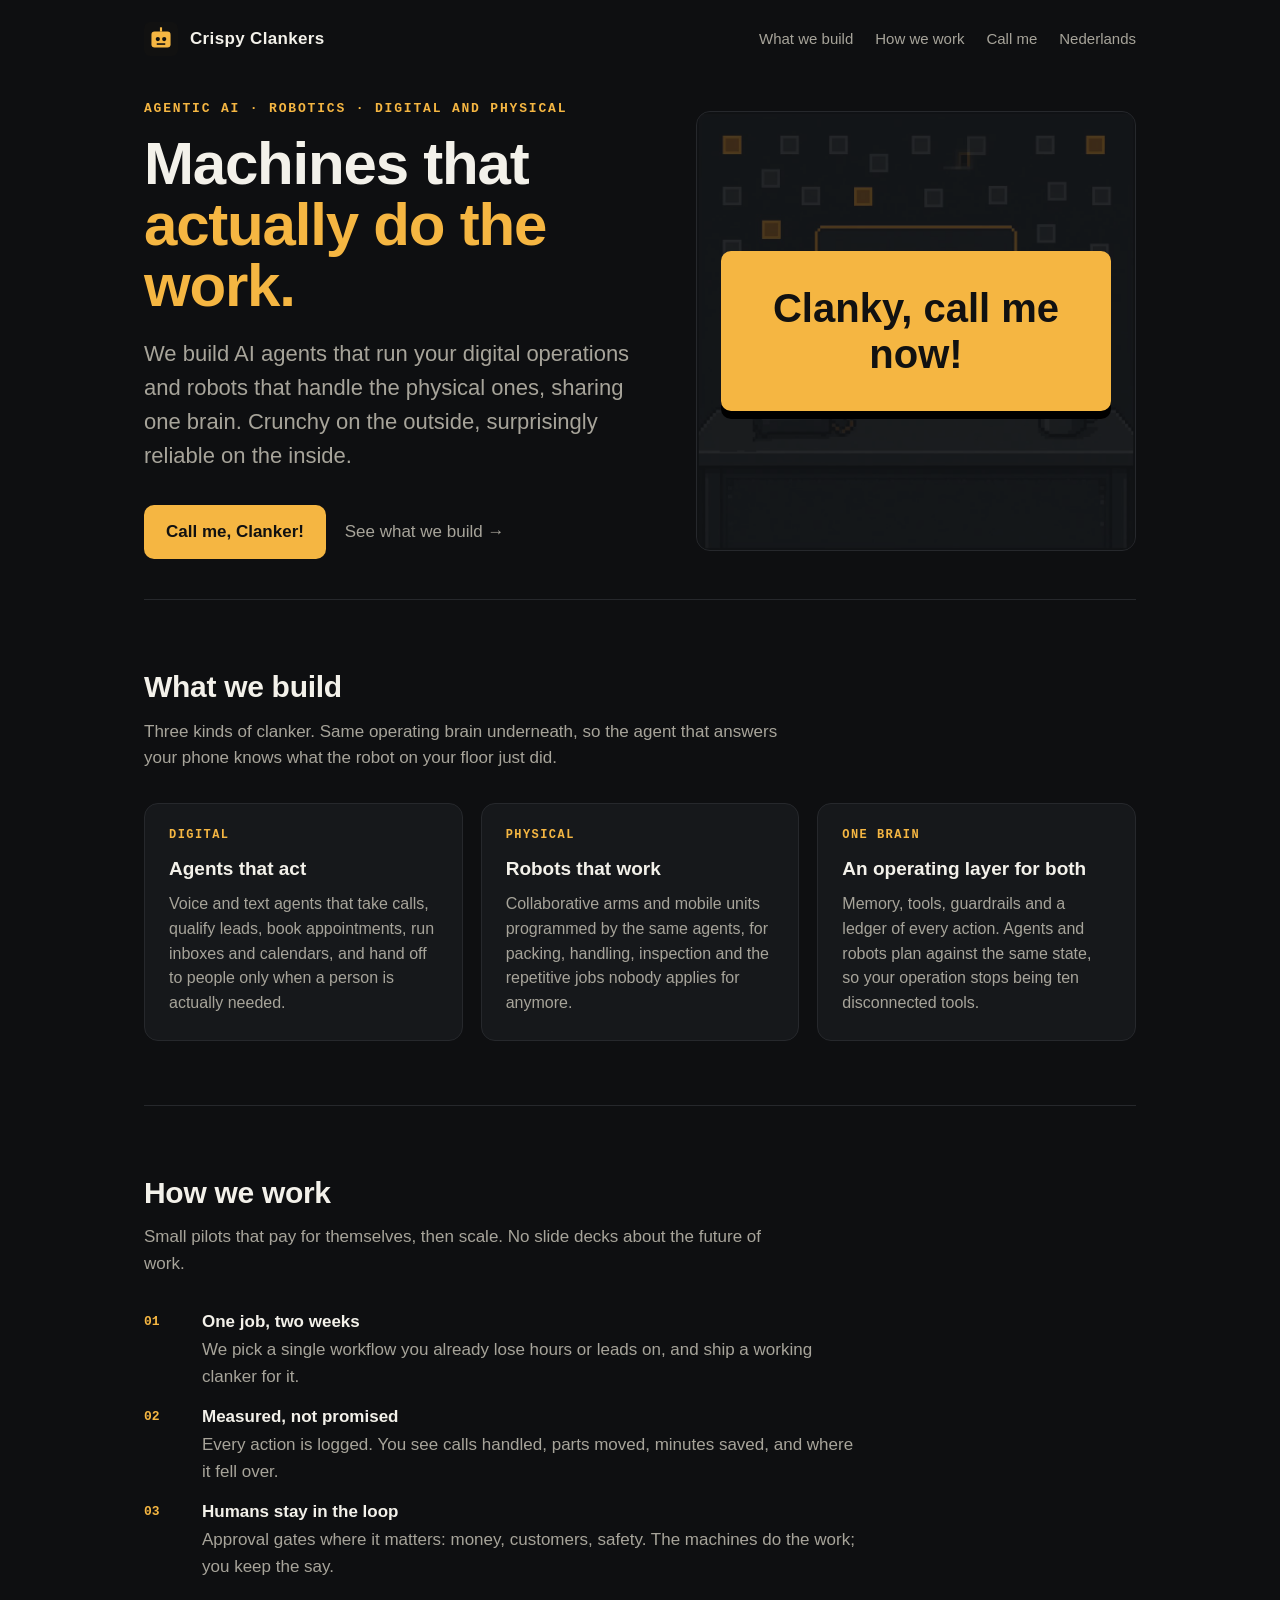
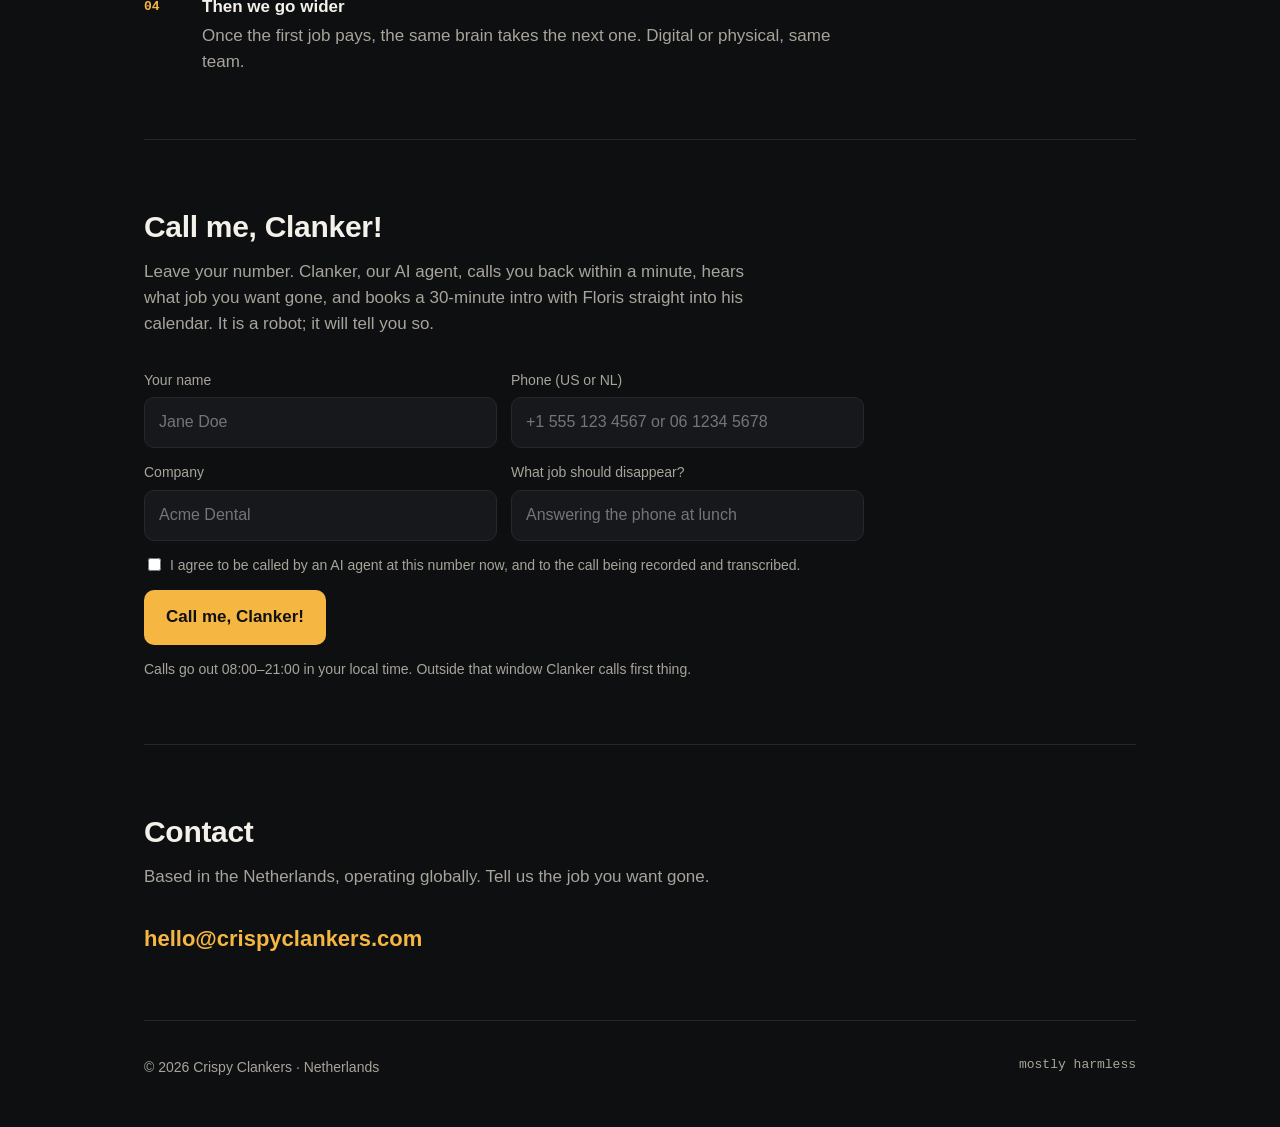
<file: index.html>
<!doctype html>
<html lang="en">
<head>
<meta charset="utf-8">
<meta name="viewport" content="width=device-width, initial-scale=1">
<title>Crispy Clankers — agentic AI and robots that do the work</title>
<meta name="description" content="Crispy Clankers builds agentic AI and robotics: one brain for digital and physical work. Netherlands, operating globally.">
<meta property="og:title" content="Crispy Clankers">
<meta property="og:description" content="Agentic AI and robots that actually do the work. Digital and physical. Mostly harmless.">
<meta property="og:url" content="https://crispyclankers.com/">
<meta property="og:type" content="website">
<meta property="og:site_name" content="Crispy Clankers">
<meta property="og:locale" content="en_US">
<meta property="og:image" content="https://crispyclankers.com/assets/social-preview-en-v1.png">
<meta property="og:image:secure_url" content="https://crispyclankers.com/assets/social-preview-en-v1.png">
<meta property="og:image:type" content="image/png">
<meta property="og:image:width" content="1200">
<meta property="og:image:height" content="630">
<meta property="og:image:alt" content="Crispy Clankers — machines that actually do the work. AI agents and robots, with an amber robot.">
<meta name="twitter:card" content="summary_large_image">
<meta name="twitter:title" content="Crispy Clankers">
<meta name="twitter:description" content="Agentic AI and robots that actually do the work. Digital and physical. Mostly harmless.">
<meta name="twitter:image" content="https://crispyclankers.com/assets/social-preview-en-v1.png">
<meta name="twitter:image:alt" content="Crispy Clankers — machines that actually do the work. AI agents and robots, with an amber robot.">
<link rel="canonical" href="https://crispyclankers.com/">
<link rel="icon" href="data:image/svg+xml,%3Csvg xmlns='http://www.w3.org/2000/svg' viewBox='0 0 64 64'%3E%3Crect width='64' height='64' rx='12' fill='%23111'/%3E%3Crect x='14' y='18' width='36' height='30' rx='6' fill='%23f5b642'/%3E%3Ccircle cx='26' cy='32' r='4' fill='%23111'/%3E%3Ccircle cx='38' cy='32' r='4' fill='%23111'/%3E%3Crect x='24' y='40' width='16' height='3' fill='%23111'/%3E%3Crect x='30' y='10' width='4' height='8' fill='%23f5b642'/%3E%3C/svg%3E">
<style>
  :root{--bg:#0e0f11;--ink:#f3f1ea;--mute:#a7a49a;--amber:#f5b642;--line:#26282c;--card:#16181b}
  *{box-sizing:border-box}
  html{scroll-behavior:smooth}
  body{margin:0;background:var(--bg);color:var(--ink);font:17px/1.55 ui-sans-serif,-apple-system,"Segoe UI",Inter,Roboto,sans-serif;-webkit-font-smoothing:antialiased}
  a{color:var(--amber);text-decoration:none}
  a:hover{text-decoration:underline}
  .wrap{max-width:1040px;margin:0 auto;padding:0 24px}
  header{display:flex;align-items:center;justify-content:space-between;padding:22px 0}
  .logo{display:flex;align-items:center;gap:12px;font-weight:700;letter-spacing:.02em;color:var(--ink)}
  .logo svg{width:34px;height:34px}
  nav a{color:var(--mute);margin-left:22px;font-size:15px}
  nav a:hover{color:var(--ink);text-decoration:none}
  .hero{padding:72px 0 56px;border-bottom:1px solid var(--line)}
  .kicker{font:600 13px/1 ui-monospace,SFMono-Regular,Menlo,monospace;color:var(--amber);letter-spacing:.14em;text-transform:uppercase}
  h1{font-size:clamp(40px,7vw,76px);line-height:1.02;margin:18px 0 20px;letter-spacing:-.02em}
  h1 em{font-style:normal;color:var(--amber)}
  .lede{font-size:clamp(18px,2.3vw,22px);color:var(--mute);max-width:640px;margin:0 0 32px}
  .cta{display:inline-block;background:var(--amber);color:#111;font-weight:700;padding:14px 22px;border-radius:10px}
  .cta:hover{text-decoration:none;filter:brightness(1.06)}
  .ghost{display:inline-block;margin-left:14px;color:var(--mute)}
  section{padding:64px 0;border-bottom:1px solid var(--line)}
  h2{font-size:30px;margin:0 0 8px;letter-spacing:-.01em}
  .sub{color:var(--mute);margin:0 0 32px;max-width:640px}
  .grid{display:grid;grid-template-columns:repeat(auto-fit,minmax(260px,1fr));gap:18px}
  .card{background:var(--card);border:1px solid var(--line);border-radius:14px;padding:24px}
  .card h3{margin:0 0 8px;font-size:19px}
  .card p{margin:0;color:var(--mute);font-size:16px}
  .card .n{font:600 12px ui-monospace,Menlo,monospace;color:var(--amber);letter-spacing:.12em;margin-bottom:12px}
  ol.how{counter-reset:s;list-style:none;padding:0;margin:0;display:grid;gap:14px}
  ol.how li{display:grid;grid-template-columns:44px 1fr;gap:14px;align-items:start;max-width:720px}
  ol.how li::before{counter-increment:s;content:counter(s,decimal-leading-zero);font:600 13px ui-monospace,Menlo,monospace;color:var(--amber);padding-top:5px}
  ol.how strong{display:block;margin-bottom:2px}
  ol.how span{color:var(--mute)}
  .contact{display:flex;flex-wrap:wrap;gap:12px 28px;align-items:baseline}
  .contact a{font-size:22px;font-weight:600}
  form.lead{display:grid;gap:14px;max-width:720px}
  .row{display:grid;grid-template-columns:1fr 1fr;gap:14px}
  form label{display:grid;gap:6px;font-size:14px;color:var(--mute)}
  form input:not([type=checkbox]){background:var(--card);border:1px solid var(--line);border-radius:10px;color:var(--ink);padding:12px 14px;font:inherit;font-size:16px}
  form input:focus{outline:2px solid var(--amber);border-color:var(--amber)}
  label.check{grid-template-columns:auto 1fr;align-items:start;font-size:14px}
  form button.cta{border:0;cursor:pointer;font:inherit;font-weight:700;font-size:17px;width:max-content}
  form button[disabled]{opacity:.6;cursor:wait}
  .note{margin:0;color:var(--mute);font-size:14px}
  .note.ok{color:var(--amber)} .note.err{color:#ff7a6e}
  @media (max-width:600px){.row{grid-template-columns:1fr}}
  footer{padding:36px 0 48px;color:var(--mute);font-size:14px;display:flex;flex-wrap:wrap;gap:8px 24px;justify-content:space-between}
  footer .mono{font:13px ui-monospace,Menlo,monospace}
  @media (max-width:600px){nav{display:none}.ghost{display:block;margin:14px 0 0}}
</style>
<link rel="stylesheet" href="/assets/hero-video-v1.css">
<script src="/assets/hero-video-v1.js" defer></script>
</head>
<body>
<div class="wrap">
  <header>
    <a class="logo" href="/">
      <svg viewBox="0 0 64 64" aria-hidden="true"><rect width="64" height="64" rx="12" fill="#111"/><rect x="14" y="18" width="36" height="30" rx="6" fill="#f5b642"/><circle cx="26" cy="32" r="4" fill="#111"/><circle cx="38" cy="32" r="4" fill="#111"/><rect x="24" y="40" width="16" height="3" fill="#111"/><rect x="30" y="10" width="4" height="8" fill="#f5b642"/></svg>
      Crispy Clankers
    </a>
    <nav><a href="#work">What we build</a><a href="#how">How we work</a><a href="#call">Call me</a><a href="/nl/" lang="nl">Nederlands</a></nav>
  </header>

  <section class="hero">
    <div class="hero-copy">
    <div class="kicker">Agentic AI · Robotics · Digital and physical</div>
    <h1>Machines that <em>actually do the work.</em></h1>
    <p class="lede">We build AI agents that run your digital operations and robots that handle the physical ones, sharing one brain. Crunchy on the outside, surprisingly reliable on the inside.</p>
    <a class="cta" href="#call">Call me, Clanker!</a>
    <a class="ghost" href="#work">See what we build →</a>
    </div>
    <div class="hero-media" data-state="cta">
      <img class="hero-poster" src="/assets/clanky-intro-en-v1.jpg" width="960" height="960" alt="" fetchpriority="high">
      <video class="hero-video" hidden autoplay muted playsinline preload="auto" width="960" height="960" poster="/assets/clanky-intro-en-v1.jpg" data-src="/assets/clanky-intro-en-v1.mp4" aria-label="Clanky answers a client call and books an appointment."></video>
      <div class="hero-finale"><a class="cta hero-call" href="#call">Clanky, call me now!</a></div>
      <div class="hero-controls" hidden>
        <button type="button" data-action="pause" data-pause="Pause" data-resume="Resume">Pause</button>
        <button type="button" data-action="sound" data-sound="Sound on" data-mute="Sound off" aria-pressed="false">Sound on</button>
        <button type="button" data-action="skip">Skip to callback</button>
      </div>
    </div>
  </section>

  <section id="work">
    <h2>What we build</h2>
    <p class="sub">Three kinds of clanker. Same operating brain underneath, so the agent that answers your phone knows what the robot on your floor just did.</p>
    <div class="grid">
      <article class="card"><div class="n">DIGITAL</div><h3>Agents that act</h3><p>Voice and text agents that take calls, qualify leads, book appointments, run inboxes and calendars, and hand off to people only when a person is actually needed.</p></article>
      <article class="card"><div class="n">PHYSICAL</div><h3>Robots that work</h3><p>Collaborative arms and mobile units programmed by the same agents, for packing, handling, inspection and the repetitive jobs nobody applies for anymore.</p></article>
      <article class="card"><div class="n">ONE BRAIN</div><h3>An operating layer for both</h3><p>Memory, tools, guardrails and a ledger of every action. Agents and robots plan against the same state, so your operation stops being ten disconnected tools.</p></article>
    </div>
  </section>

  <section id="how">
    <h2>How we work</h2>
    <p class="sub">Small pilots that pay for themselves, then scale. No slide decks about the future of work.</p>
    <ol class="how">
      <li><div><strong>One job, two weeks</strong><span>We pick a single workflow you already lose hours or leads on, and ship a working clanker for it.</span></div></li>
      <li><div><strong>Measured, not promised</strong><span>Every action is logged. You see calls handled, parts moved, minutes saved, and where it fell over.</span></div></li>
      <li><div><strong>Humans stay in the loop</strong><span>Approval gates where it matters: money, customers, safety. The machines do the work; you keep the say.</span></div></li>
      <li><div><strong>Then we go wider</strong><span>Once the first job pays, the same brain takes the next one. Digital or physical, same team.</span></div></li>
    </ol>
  </section>

  <section id="call">
    <h2>Call me, Clanker!</h2>
    <p class="sub">Leave your number. Clanker, our AI agent, calls you back within a minute, hears what job you want gone, and books a 30-minute intro with Floris straight into his calendar. It is a robot; it will tell you so.</p>
    <form class="lead" id="leadForm" novalidate>
      <div class="row"><label>Your name<input name="name" autocomplete="name" required placeholder="Jane Doe"></label>
      <label>Phone (US or NL)<input name="phone" type="tel" autocomplete="tel" required placeholder="+1 555 123 4567 or 06 1234 5678"></label></div>
      <div class="row"><label>Company<input name="company" autocomplete="organization" placeholder="Acme Dental"></label>
      <label>What job should disappear?<input name="job" placeholder="Answering the phone at lunch"></label></div>
      <label class="check"><input type="checkbox" name="consent" required> I agree to be called by an AI agent at this number now, and to the call being recorded and transcribed.</label>
      <button class="cta" type="submit" id="leadBtn">Call me, Clanker!</button>
      <p class="note" id="leadMsg">Calls go out 08:00–21:00 in your local time. Outside that window Clanker calls first thing.</p>
    </form>
  </section>

  <section id="contact">
    <h2>Contact</h2>
    <p class="sub">Based in the Netherlands, operating globally. Tell us the job you want gone.</p>
    <div class="contact"><a href="mailto:hello@crispyclankers.com">hello@crispyclankers.com</a></div>
  </section>

  <footer>
    <div>© 2026 Crispy Clankers · Netherlands</div>
    <div class="mono">mostly harmless</div>
  </footer>
</div>
<script>
(function(){
  var ENDPOINT="https://cheesy-succulent-nuttiness.ngrok-free.dev/clank/webhooks/lead/crispy-en?secret=7156fd2ccb4f2daff3fa99080d00888faa5d0476e9a11ddb";
  var f=document.getElementById('leadForm'),b=document.getElementById('leadBtn'),m=document.getElementById('leadMsg');
  f.addEventListener('submit',function(e){
    e.preventDefault();
    if(!f.consent.checked){m.className='note err';m.textContent='Tick the consent box first — Clanker cannot call without it.';return;}
    var body={name:f.name.value.trim(),phone:f.phone.value.trim(),company:f.company.value.trim(),job:f.job.value.trim(),language:'en',source:'crispyclankers.com',consent:'yes'};
    if(!body.name||!body.phone){m.className='note err';m.textContent='Name and phone are needed.';return;}
    b.disabled=true;m.className='note';m.textContent='Waking Clanker…';
    fetch(ENDPOINT,{method:'POST',headers:{'Content-Type':'application/json','ngrok-skip-browser-warning':'1'},body:JSON.stringify(body)})
      .then(function(r){return r.json().then(function(j){return {ok:r.ok,j:j};});})
      .then(function(x){
        if(x.ok&&x.j.queued){m.className='note ok';m.textContent='Clanker is dialing. Keep your phone in your hand — this usually takes under a minute.';f.reset();}
        else if(x.ok&&x.j.duplicate){m.className='note ok';m.textContent='Clanker already has you in the queue. Give it a minute.';}
        else{m.className='note err';m.textContent=(x.j&&(x.j.detail||x.j.error))||'That did not work. Email hello@crispyclankers.com and a human will call.';b.disabled=false;}
      }).catch(function(){m.className='note err';m.textContent='Clanker is offline right now. Email hello@crispyclankers.com and a human will call.';b.disabled=false;});
  });
})();
</script>
</body>
</html>
</file>
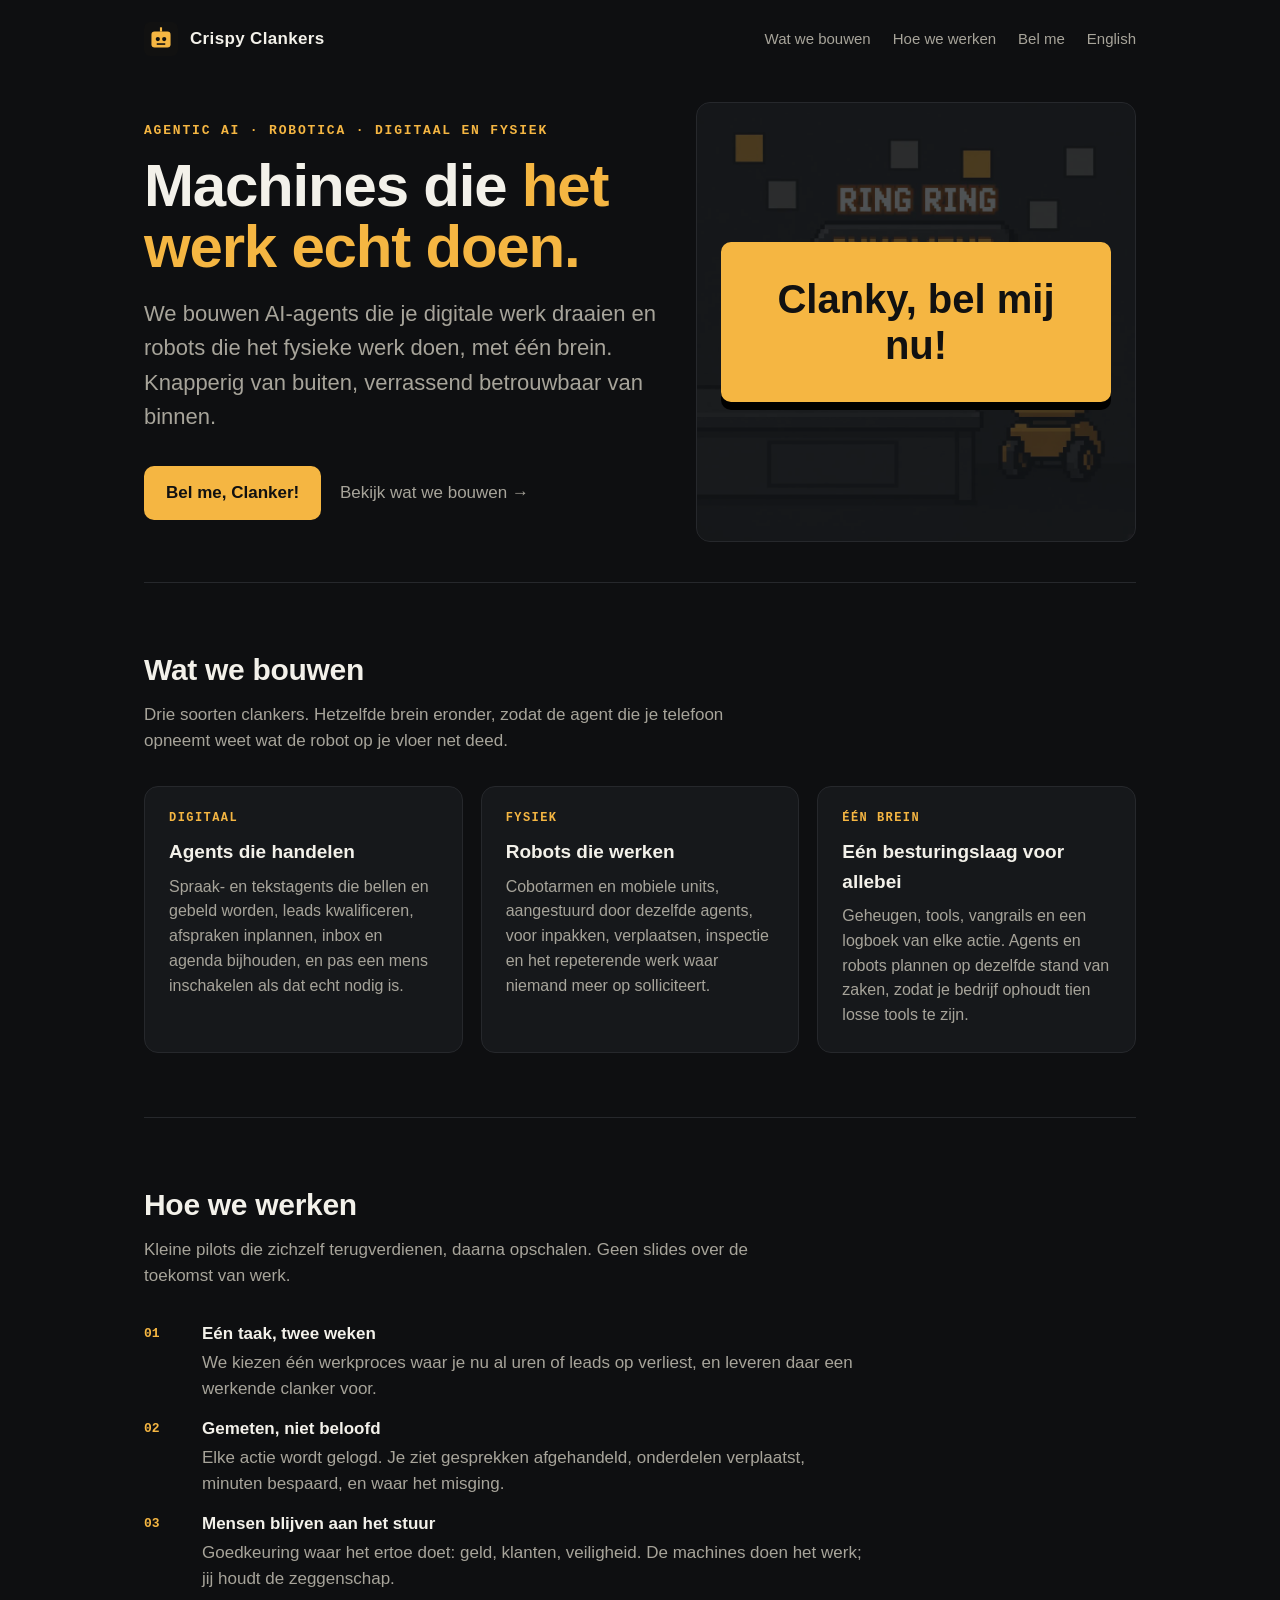
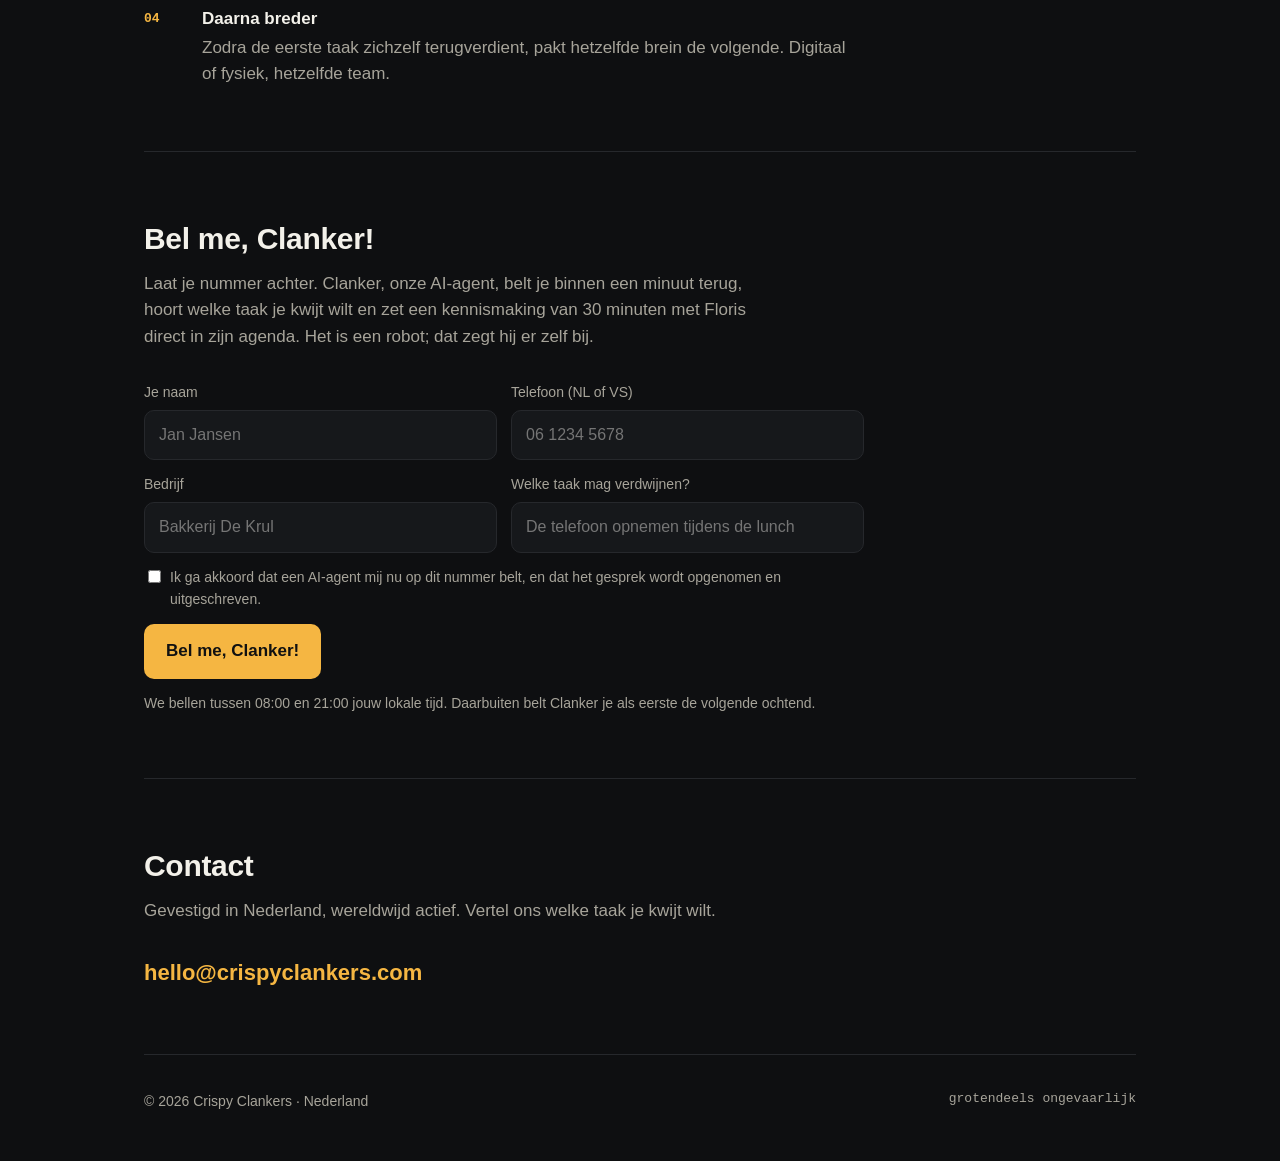
<file: nl/index.html>
<!doctype html>
<html lang="nl">
<head>
<meta charset="utf-8">
<meta name="viewport" content="width=device-width, initial-scale=1">
<title>Crispy Clankers — agentic AI en robots die het werk doen</title>
<meta name="description" content="Crispy Clankers bouwt agentic AI en robotica: één brein voor digitaal en fysiek werk. Nederland, wereldwijd actief.">
<meta property="og:title" content="Crispy Clankers">
<meta property="og:description" content="Agentic AI en robots die het werk echt doen. Digitaal en fysiek. Grotendeels ongevaarlijk.">
<meta property="og:url" content="https://crispyclankers.com/nl/">
<meta property="og:type" content="website">
<meta property="og:site_name" content="Crispy Clankers">
<meta property="og:locale" content="nl_NL">
<meta property="og:image" content="https://crispyclankers.com/assets/social-preview-nl-v1.png">
<meta property="og:image:secure_url" content="https://crispyclankers.com/assets/social-preview-nl-v1.png">
<meta property="og:image:type" content="image/png">
<meta property="og:image:width" content="1200">
<meta property="og:image:height" content="630">
<meta property="og:image:alt" content="Crispy Clankers — machines die het werk echt doen. AI-agents en robots, met een amberkleurige robot.">
<meta name="twitter:card" content="summary_large_image">
<meta name="twitter:title" content="Crispy Clankers">
<meta name="twitter:description" content="Agentic AI en robots die het werk echt doen. Digitaal en fysiek. Grotendeels ongevaarlijk.">
<meta name="twitter:image" content="https://crispyclankers.com/assets/social-preview-nl-v1.png">
<meta name="twitter:image:alt" content="Crispy Clankers — machines die het werk echt doen. AI-agents en robots, met een amberkleurige robot.">
<link rel="canonical" href="https://crispyclankers.com/nl/">
<link rel="icon" href="data:image/svg+xml,%3Csvg xmlns='http://www.w3.org/2000/svg' viewBox='0 0 64 64'%3E%3Crect width='64' height='64' rx='12' fill='%23111'/%3E%3Crect x='14' y='18' width='36' height='30' rx='6' fill='%23f5b642'/%3E%3Ccircle cx='26' cy='32' r='4' fill='%23111'/%3E%3Ccircle cx='38' cy='32' r='4' fill='%23111'/%3E%3Crect x='24' y='40' width='16' height='3' fill='%23111'/%3E%3Crect x='30' y='10' width='4' height='8' fill='%23f5b642'/%3E%3C/svg%3E">
<style>
  :root{--bg:#0e0f11;--ink:#f3f1ea;--mute:#a7a49a;--amber:#f5b642;--line:#26282c;--card:#16181b}
  *{box-sizing:border-box}
  html{scroll-behavior:smooth}
  body{margin:0;background:var(--bg);color:var(--ink);font:17px/1.55 ui-sans-serif,-apple-system,"Segoe UI",Inter,Roboto,sans-serif;-webkit-font-smoothing:antialiased}
  a{color:var(--amber);text-decoration:none}
  a:hover{text-decoration:underline}
  .wrap{max-width:1040px;margin:0 auto;padding:0 24px}
  header{display:flex;align-items:center;justify-content:space-between;padding:22px 0}
  .logo{display:flex;align-items:center;gap:12px;font-weight:700;letter-spacing:.02em;color:var(--ink)}
  .logo svg{width:34px;height:34px}
  nav a{color:var(--mute);margin-left:22px;font-size:15px}
  nav a:hover{color:var(--ink);text-decoration:none}
  .hero{padding:72px 0 56px;border-bottom:1px solid var(--line)}
  .kicker{font:600 13px/1 ui-monospace,SFMono-Regular,Menlo,monospace;color:var(--amber);letter-spacing:.14em;text-transform:uppercase}
  h1{font-size:clamp(40px,7vw,76px);line-height:1.02;margin:18px 0 20px;letter-spacing:-.02em}
  h1 em{font-style:normal;color:var(--amber)}
  .lede{font-size:clamp(18px,2.3vw,22px);color:var(--mute);max-width:640px;margin:0 0 32px}
  .cta{display:inline-block;background:var(--amber);color:#111;font-weight:700;padding:14px 22px;border-radius:10px}
  .cta:hover{text-decoration:none;filter:brightness(1.06)}
  .ghost{display:inline-block;margin-left:14px;color:var(--mute)}
  section{padding:64px 0;border-bottom:1px solid var(--line)}
  h2{font-size:30px;margin:0 0 8px;letter-spacing:-.01em}
  .sub{color:var(--mute);margin:0 0 32px;max-width:640px}
  .grid{display:grid;grid-template-columns:repeat(auto-fit,minmax(260px,1fr));gap:18px}
  .card{background:var(--card);border:1px solid var(--line);border-radius:14px;padding:24px}
  .card h3{margin:0 0 8px;font-size:19px}
  .card p{margin:0;color:var(--mute);font-size:16px}
  .card .n{font:600 12px ui-monospace,Menlo,monospace;color:var(--amber);letter-spacing:.12em;margin-bottom:12px}
  ol.how{counter-reset:s;list-style:none;padding:0;margin:0;display:grid;gap:14px}
  ol.how li{display:grid;grid-template-columns:44px 1fr;gap:14px;align-items:start;max-width:720px}
  ol.how li::before{counter-increment:s;content:counter(s,decimal-leading-zero);font:600 13px ui-monospace,Menlo,monospace;color:var(--amber);padding-top:5px}
  ol.how strong{display:block;margin-bottom:2px}
  ol.how span{color:var(--mute)}
  .contact{display:flex;flex-wrap:wrap;gap:12px 28px;align-items:baseline}
  .contact a{font-size:22px;font-weight:600}
  form.lead{display:grid;gap:14px;max-width:720px}
  .row{display:grid;grid-template-columns:1fr 1fr;gap:14px}
  form label{display:grid;gap:6px;font-size:14px;color:var(--mute)}
  form input:not([type=checkbox]){background:var(--card);border:1px solid var(--line);border-radius:10px;color:var(--ink);padding:12px 14px;font:inherit;font-size:16px}
  form input:focus{outline:2px solid var(--amber);border-color:var(--amber)}
  label.check{grid-template-columns:auto 1fr;align-items:start;font-size:14px}
  form button.cta{border:0;cursor:pointer;font:inherit;font-weight:700;font-size:17px;width:max-content}
  form button[disabled]{opacity:.6;cursor:wait}
  .note{margin:0;color:var(--mute);font-size:14px}
  .note.ok{color:var(--amber)} .note.err{color:#ff7a6e}
  @media (max-width:600px){.row{grid-template-columns:1fr}}
  footer{padding:36px 0 48px;color:var(--mute);font-size:14px;display:flex;flex-wrap:wrap;gap:8px 24px;justify-content:space-between}
  footer .mono{font:13px ui-monospace,Menlo,monospace}
  @media (max-width:600px){nav{display:none}.ghost{display:block;margin:14px 0 0}}
</style>
<link rel="stylesheet" href="/assets/hero-video-v1.css">
<script src="/assets/hero-video-v1.js" defer></script>
</head>
<body>
<div class="wrap">
  <header>
    <a class="logo" href="/">
      <svg viewBox="0 0 64 64" aria-hidden="true"><rect width="64" height="64" rx="12" fill="#111"/><rect x="14" y="18" width="36" height="30" rx="6" fill="#f5b642"/><circle cx="26" cy="32" r="4" fill="#111"/><circle cx="38" cy="32" r="4" fill="#111"/><rect x="24" y="40" width="16" height="3" fill="#111"/><rect x="30" y="10" width="4" height="8" fill="#f5b642"/></svg>
      Crispy Clankers
    </a>
    <nav><a href="#work">Wat we bouwen</a><a href="#how">Hoe we werken</a><a href="#call">Bel me</a><a href="/" lang="en">English</a></nav>
  </header>

  <section class="hero">
    <div class="hero-copy">
    <div class="kicker">Agentic AI · Robotica · Digitaal en fysiek</div>
    <h1>Machines die <em>het werk echt doen.</em></h1>
    <p class="lede">We bouwen AI-agents die je digitale werk draaien en robots die het fysieke werk doen, met één brein. Knapperig van buiten, verrassend betrouwbaar van binnen.</p>
    <a class="cta" href="#call">Bel me, Clanker!</a>
    <a class="ghost" href="#work">Bekijk wat we bouwen →</a>
    </div>
    <div class="hero-media" data-state="cta">
      <img class="hero-poster" src="/assets/clanky-intro-v1.jpg" width="960" height="960" alt="" fetchpriority="high">
      <video class="hero-video" hidden autoplay muted playsinline preload="auto" width="960" height="960" poster="/assets/clanky-intro-v1.jpg" data-src="/assets/clanky-intro-v1.mp4" aria-label="Clanky neemt een klantgesprek op en plant een afspraak."></video>
      <div class="hero-finale"><a class="cta hero-call" href="#call">Clanky, bel mij nu!</a></div>
      <div class="hero-controls" hidden>
        <button type="button" data-action="pause" data-pause="Pauze" data-resume="Verder">Pauze</button>
        <button type="button" data-action="sound" data-sound="Geluid aan" data-mute="Geluid uit" aria-pressed="false">Geluid aan</button>
        <button type="button" data-action="skip">Direct naar bellen</button>
      </div>
    </div>
  </section>

  <section id="work">
    <h2>Wat we bouwen</h2>
    <p class="sub">Drie soorten clankers. Hetzelfde brein eronder, zodat de agent die je telefoon opneemt weet wat de robot op je vloer net deed.</p>
    <div class="grid">
      <article class="card"><div class="n">DIGITAAL</div><h3>Agents die handelen</h3><p>Spraak- en tekstagents die bellen en gebeld worden, leads kwalificeren, afspraken inplannen, inbox en agenda bijhouden, en pas een mens inschakelen als dat echt nodig is.</p></article>
      <article class="card"><div class="n">FYSIEK</div><h3>Robots die werken</h3><p>Cobotarmen en mobiele units, aangestuurd door dezelfde agents, voor inpakken, verplaatsen, inspectie en het repeterende werk waar niemand meer op solliciteert.</p></article>
      <article class="card"><div class="n">ÉÉN BREIN</div><h3>Eén besturingslaag voor allebei</h3><p>Geheugen, tools, vangrails en een logboek van elke actie. Agents en robots plannen op dezelfde stand van zaken, zodat je bedrijf ophoudt tien losse tools te zijn.</p></article>
    </div>
  </section>

  <section id="how">
    <h2>Hoe we werken</h2>
    <p class="sub">Kleine pilots die zichzelf terugverdienen, daarna opschalen. Geen slides over de toekomst van werk.</p>
    <ol class="how">
      <li><div><strong>Eén taak, twee weken</strong><span>We kiezen één werkproces waar je nu al uren of leads op verliest, en leveren daar een werkende clanker voor.</span></div></li>
      <li><div><strong>Gemeten, niet beloofd</strong><span>Elke actie wordt gelogd. Je ziet gesprekken afgehandeld, onderdelen verplaatst, minuten bespaard, en waar het misging.</span></div></li>
      <li><div><strong>Mensen blijven aan het stuur</strong><span>Goedkeuring waar het ertoe doet: geld, klanten, veiligheid. De machines doen het werk; jij houdt de zeggenschap.</span></div></li>
      <li><div><strong>Daarna breder</strong><span>Zodra de eerste taak zichzelf terugverdient, pakt hetzelfde brein de volgende. Digitaal of fysiek, hetzelfde team.</span></div></li>
    </ol>
  </section>

  <section id="call">
    <h2>Bel me, Clanker!</h2>
    <p class="sub">Laat je nummer achter. Clanker, onze AI-agent, belt je binnen een minuut terug, hoort welke taak je kwijt wilt en zet een kennismaking van 30 minuten met Floris direct in zijn agenda. Het is een robot; dat zegt hij er zelf bij.</p>
    <form class="lead" id="leadForm" novalidate>
      <div class="row"><label>Je naam<input name="name" autocomplete="name" required placeholder="Jan Jansen"></label>
      <label>Telefoon (NL of VS)<input name="phone" type="tel" autocomplete="tel" required placeholder="06 1234 5678"></label></div>
      <div class="row"><label>Bedrijf<input name="company" autocomplete="organization" placeholder="Bakkerij De Krul"></label>
      <label>Welke taak mag verdwijnen?<input name="job" placeholder="De telefoon opnemen tijdens de lunch"></label></div>
      <label class="check"><input type="checkbox" name="consent" required> Ik ga akkoord dat een AI-agent mij nu op dit nummer belt, en dat het gesprek wordt opgenomen en uitgeschreven.</label>
      <button class="cta" type="submit" id="leadBtn">Bel me, Clanker!</button>
      <p class="note" id="leadMsg">We bellen tussen 08:00 en 21:00 jouw lokale tijd. Daarbuiten belt Clanker je als eerste de volgende ochtend.</p>
    </form>
  </section>

  <section id="contact">
    <h2>Contact</h2>
    <p class="sub">Gevestigd in Nederland, wereldwijd actief. Vertel ons welke taak je kwijt wilt.</p>
    <div class="contact"><a href="mailto:hello@crispyclankers.com">hello@crispyclankers.com</a></div>
  </section>

  <footer>
    <div>© 2026 Crispy Clankers · Nederland</div>
    <div class="mono">grotendeels ongevaarlijk</div>
  </footer>
</div>
<script>
(function(){
  var ENDPOINT="https://cheesy-succulent-nuttiness.ngrok-free.dev/clank/webhooks/lead/crispy-nl?secret=fc19a3398aa5cf2533fbf845daadde1bec59a69c49607938";
  var f=document.getElementById('leadForm'),b=document.getElementById('leadBtn'),m=document.getElementById('leadMsg');
  f.addEventListener('submit',function(e){
    e.preventDefault();
    if(!f.consent.checked){m.className='note err';m.textContent='Vink eerst het toestemmingsvakje aan — zonder mag Clanker niet bellen.';return;}
    var body={name:f.name.value.trim(),phone:f.phone.value.trim(),company:f.company.value.trim(),job:f.job.value.trim(),language:'nl',source:'crispyclankers.com',consent:'yes'};
    if(!body.name||!body.phone){m.className='note err';m.textContent='Naam en telefoonnummer zijn nodig.';return;}
    b.disabled=true;m.className='note';m.textContent='Clanker wordt wakker…';
    fetch(ENDPOINT,{method:'POST',headers:{'Content-Type':'application/json','ngrok-skip-browser-warning':'1'},body:JSON.stringify(body)})
      .then(function(r){return r.json().then(function(j){return {ok:r.ok,j:j};});})
      .then(function(x){
        if(x.ok&&x.j.queued){m.className='note ok';m.textContent='Clanker belt je. Houd je telefoon bij de hand — meestal binnen een minuut.';f.reset();}
        else if(x.ok&&x.j.duplicate){m.className='note ok';m.textContent='Clanker heeft je al in de wachtrij. Geef het een minuutje.';}
        else{m.className='note err';m.textContent=(x.j&&(x.j.detail||x.j.error))||'Dat lukte niet. Mail hello@crispyclankers.com en een mens belt je.';b.disabled=false;}
      }).catch(function(){m.className='note err';m.textContent='Clanker is nu offline. Mail hello@crispyclankers.com en een mens belt je.';b.disabled=false;});
  });
})();
</script>
</body>
</html>
</file>
<file: assets/hero-video-v1.css>
/* Keep the square reserved during playback, fallbacks and the final CTA. */
.hero{display:grid;grid-template-columns:minmax(0,1fr) minmax(0,440px);align-items:center;gap:32px;padding:24px 0 40px}
.hero h1{font-size:clamp(40px,5vw,60px)}
.hero-media{position:relative;width:100%;aspect-ratio:1;background:var(--card);border:1px solid var(--line);border-radius:14px;overflow:hidden;isolation:isolate}
.hero-media [hidden]{display:none!important}
.hero-poster,.hero-video{position:absolute;inset:0;width:100%;height:100%;object-fit:contain}
.hero-poster{opacity:.25}
.hero-finale{position:absolute;inset:0;display:flex;align-items:center;justify-content:center;padding:24px}
.hero-call{width:100%;padding:32px 20px;text-align:center;font-size:clamp(26px,3.2vw,40px);line-height:1.15;border:2px solid var(--amber);box-shadow:0 8px 0 #000}
.hero-controls{position:absolute;bottom:12px;left:10px;right:10px;display:flex;flex-wrap:wrap;justify-content:center;gap:6px}
.hero-controls button{background:var(--bg);color:var(--ink);border:1px solid var(--amber);border-radius:6px;padding:9px 10px;font:600 12px/1.2 ui-monospace,monospace;cursor:pointer}
.hero-call:focus-visible,.hero-controls button:focus-visible{outline:3px solid var(--ink);outline-offset:3px}
@media(max-width:800px){.hero{grid-template-columns:1fr;gap:28px}.hero-media{grid-row:1;max-width:440px;justify-self:center}.hero h1{font-size:clamp(40px,7vw,60px)}}
@media(prefers-reduced-motion:reduce){html{scroll-behavior:auto}}
</file>
